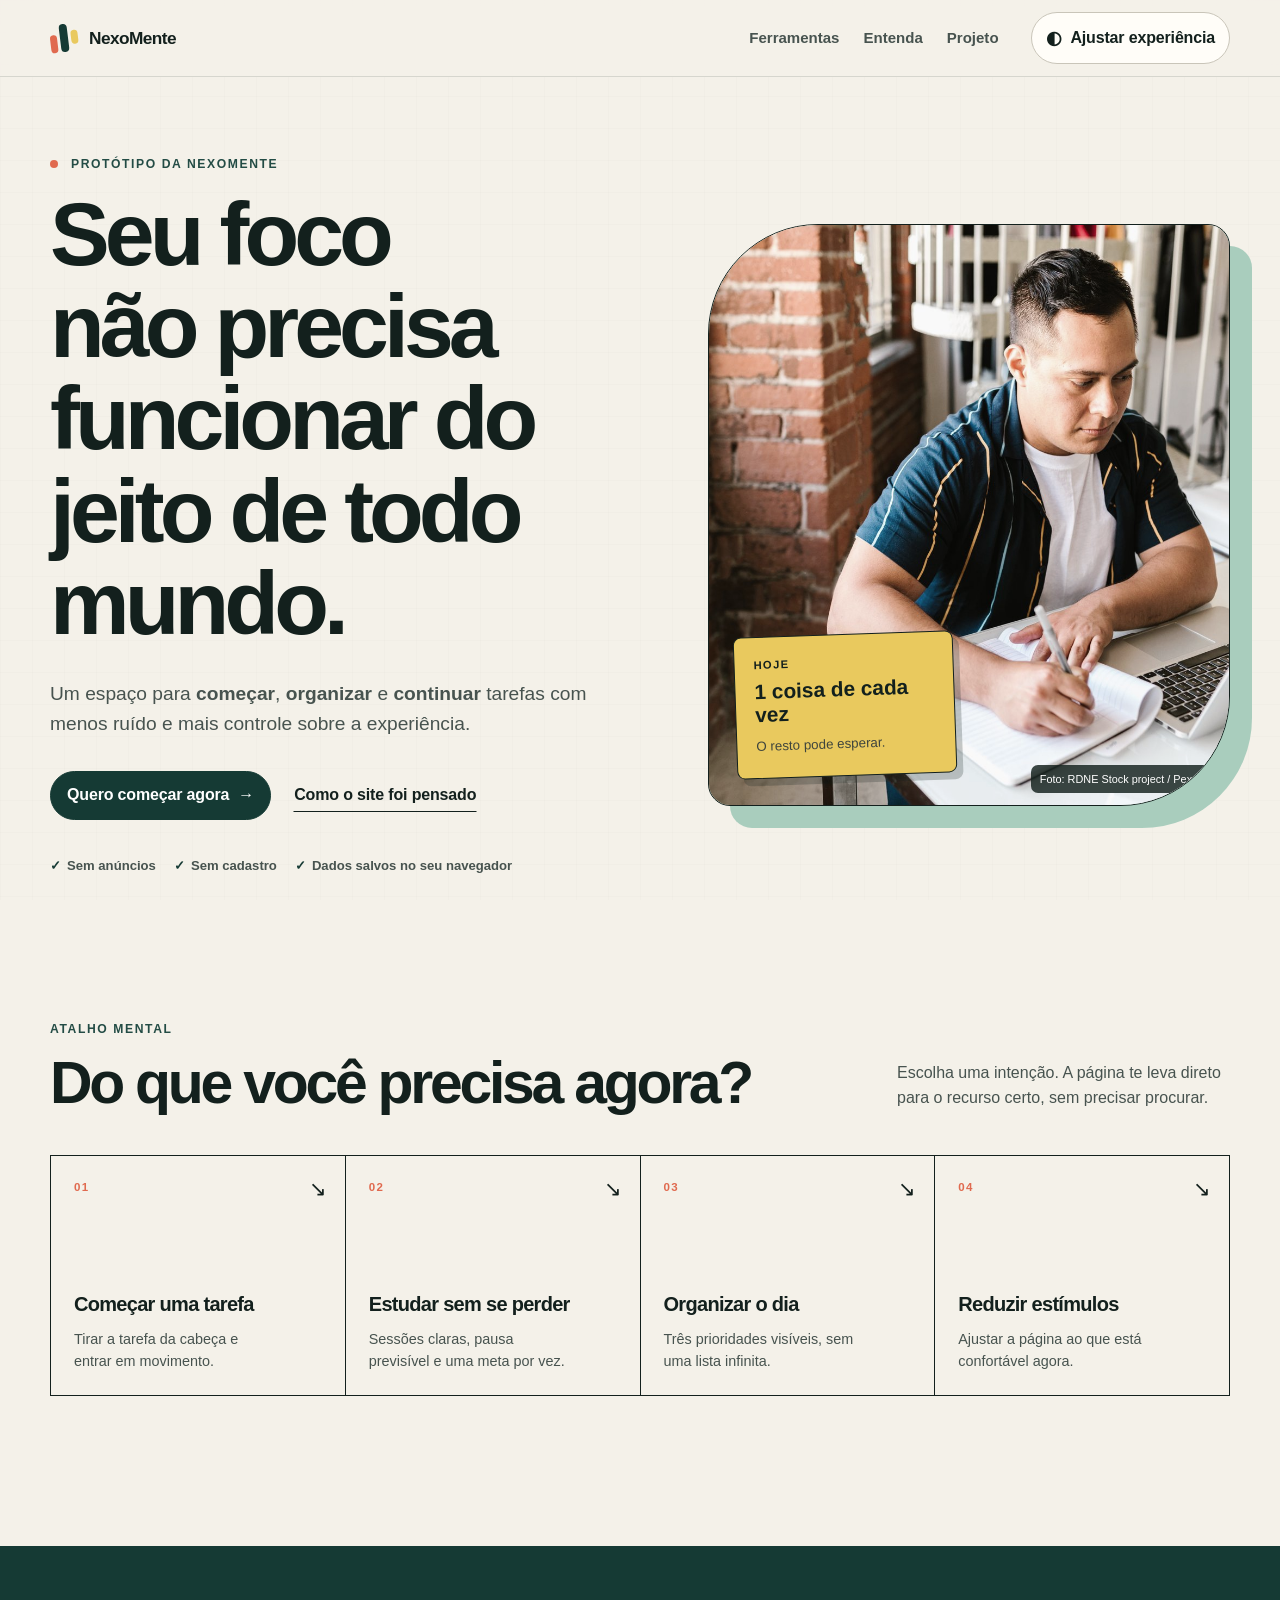
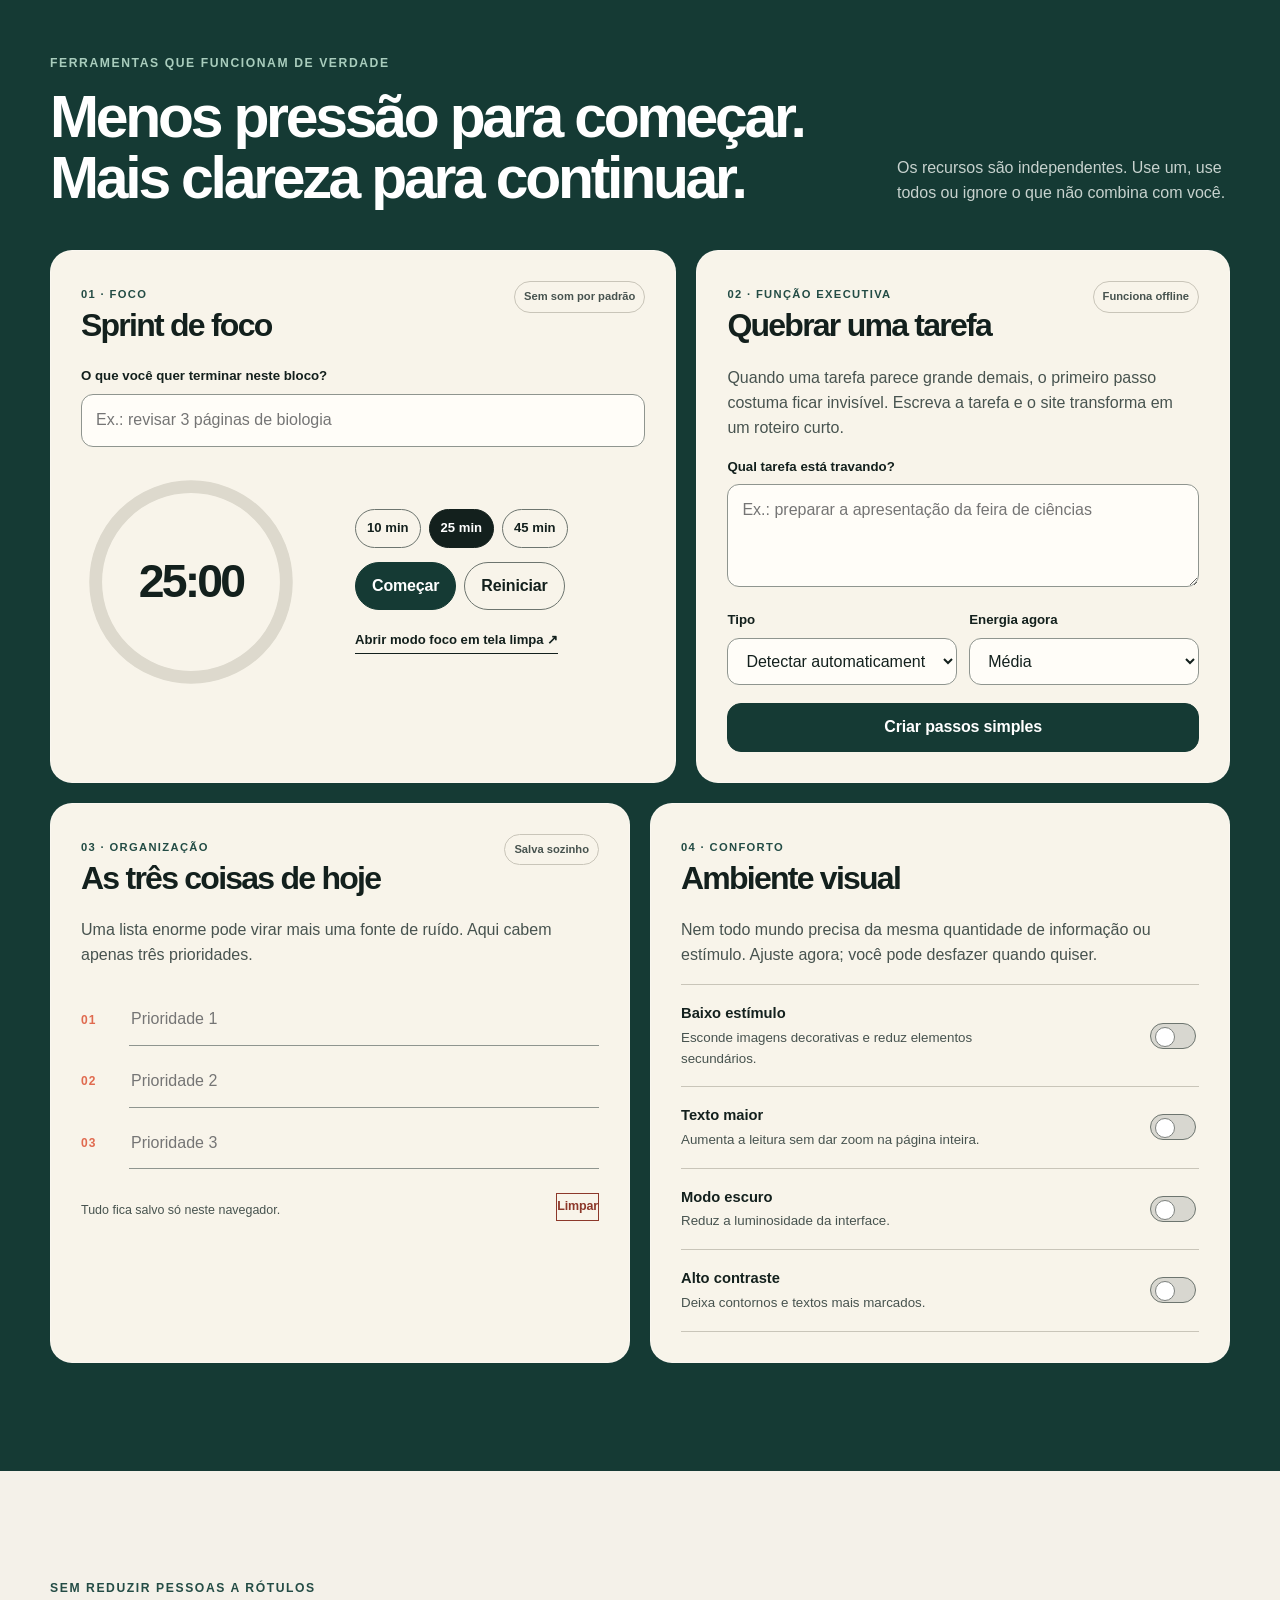
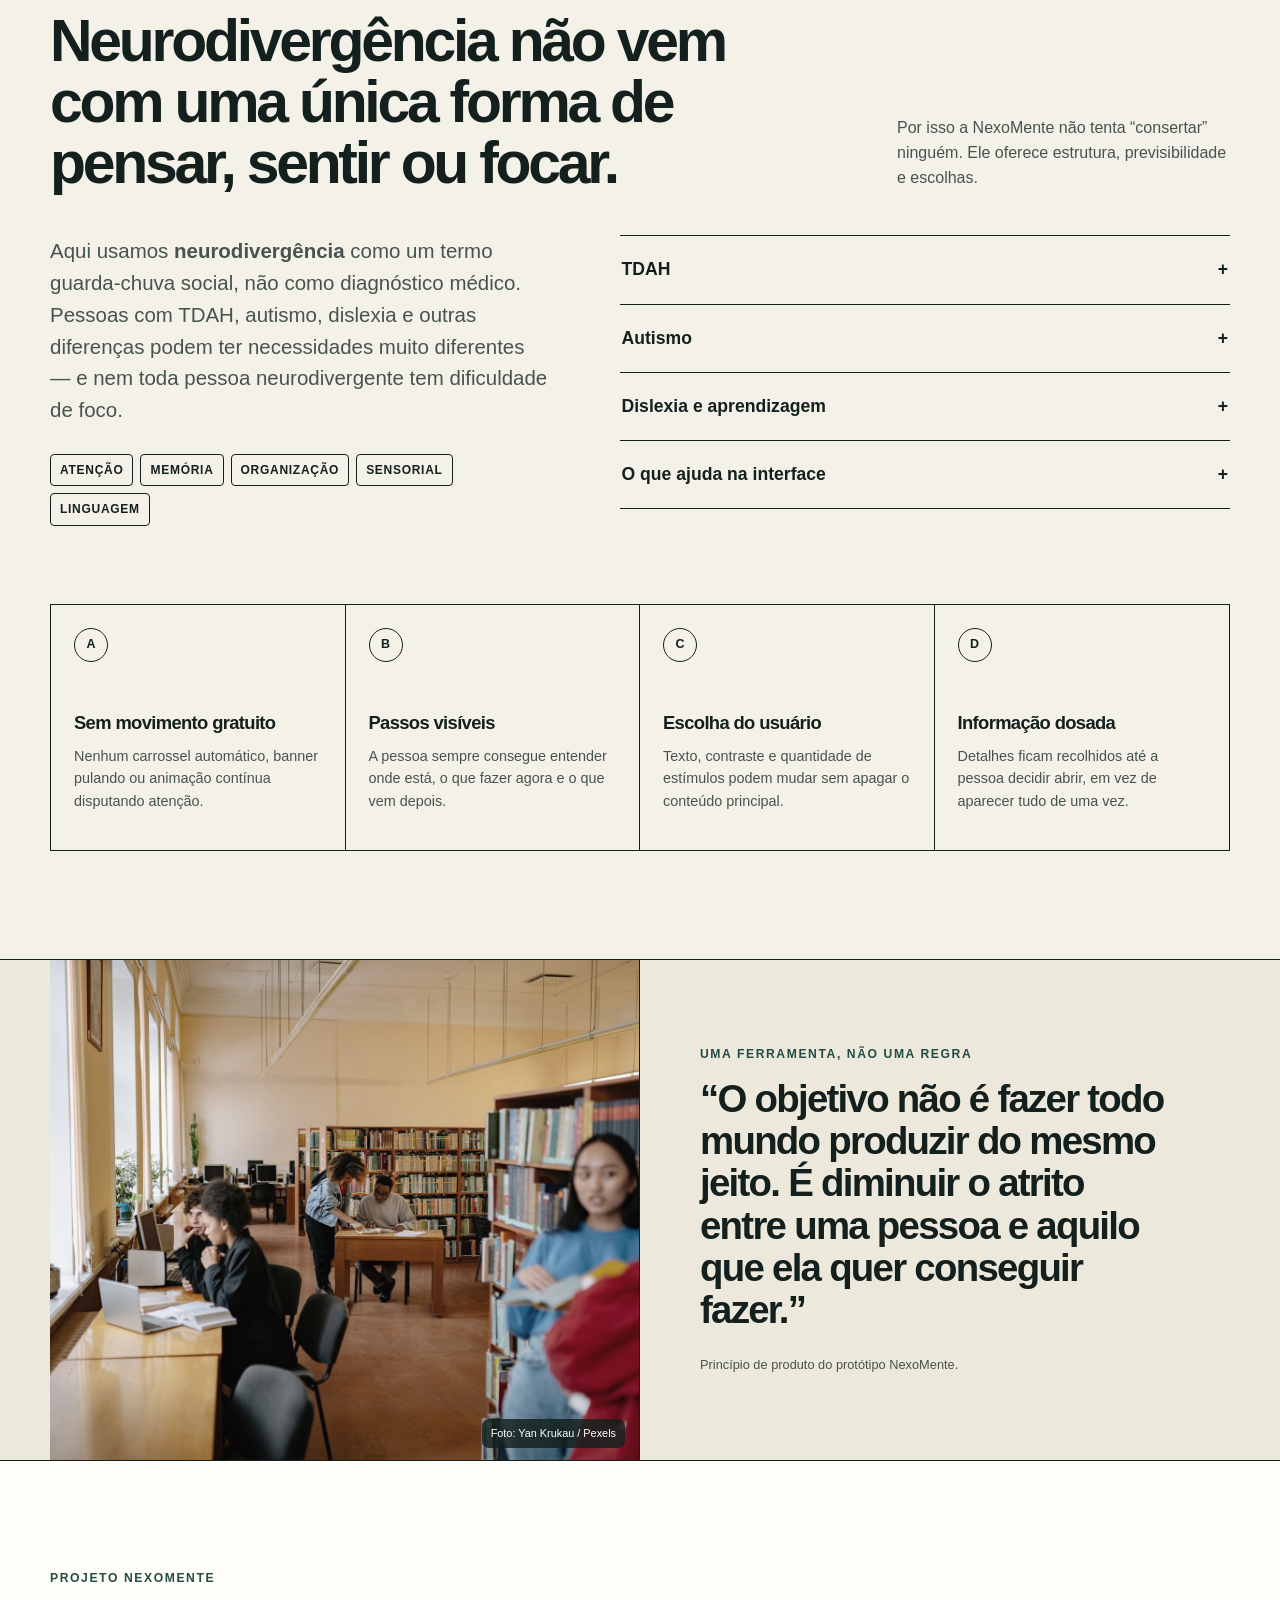
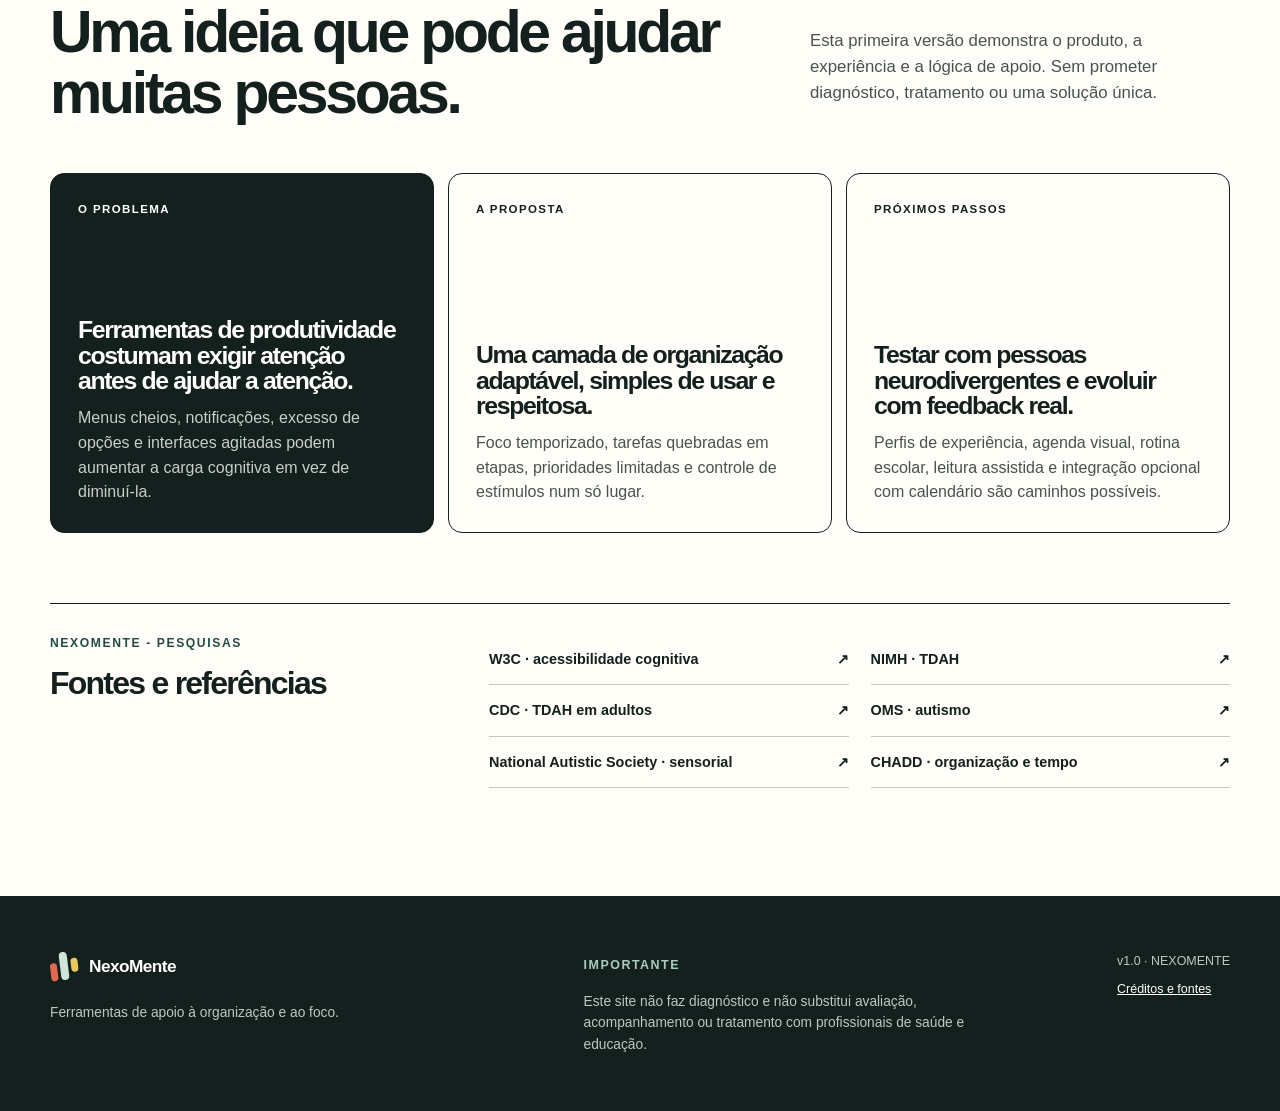
<file: index.html>
<!doctype html>
<html lang="pt-BR">
<head>
  <meta charset="utf-8" />
  <meta name="viewport" content="width=device-width, initial-scale=1" />
  <meta name="theme-color" content="#153A34" />
  <meta name="description" content="NexoMente: ferramentas de foco, organização e estudo com uma experiência ajustável para diferentes formas de atenção e processamento." />
  <meta name="color-scheme" content="light dark" />
  <title>NexoMente - foco do seu jeito</title>
  <link rel="icon" href="assets/logo-mark.svg" type="image/svg+xml" />
  <link rel="manifest" href="manifest.webmanifest" />
  <link rel="stylesheet" href="css/styles.css?v=3" />
</head>
<body>
  <a class="skip-link" href="#conteudo">Pular para o conteúdo</a>

  <header class="site-header" id="topo">
    <div class="shell header-inner">
      <a class="brand" href="#topo" aria-label="NexoMente, início">
        <span class="brand-mark" aria-hidden="true"><span></span><span></span><span></span></span>
        <span class="brand-name">NexoMente</span>
      </a>

      <nav class="main-nav" aria-label="Navegação principal">
        <a href="#ferramentas">Ferramentas</a>
        <a href="#entenda">Entenda</a>
        <a href="#projeto">Projeto</a>
      </nav>

      <button class="button button-quiet" type="button" id="openExperience" aria-haspopup="dialog">
        <span class="button-icon" aria-hidden="true">◐</span>
        Ajustar experiência
      </button>
    </div>
  </header>

  <main id="conteudo">
    <section class="hero shell section" aria-labelledby="hero-title">
      <div class="hero-copy">
        <p class="eyebrow"><span class="status-dot" aria-hidden="true"></span> Protótipo da NexoMente</p>
        <h1 id="hero-title">Seu foco não precisa funcionar do jeito de todo mundo.</h1>
        <p class="hero-lead">Um espaço para <strong>começar</strong>, <strong>organizar</strong> e <strong>continuar</strong> tarefas com menos ruído e mais controle sobre a experiência.</p>
        <div class="hero-actions">
          <a class="button button-primary" href="#ferramentas">Quero começar agora <span aria-hidden="true">→</span></a>
          <a class="button button-link" href="#entenda">Como o site foi pensado</a>
        </div>
        <div class="trust-row" aria-label="Características do protótipo">
          <span>Sem anúncios</span>
          <span>Sem cadastro</span>
          <span>Dados salvos no seu navegador</span>
        </div>
      </div>

      <figure class="hero-media">
        <img
          src="assets/images/hero-estudo.jpg"
          alt="Estudante sentado à mesa, usando um notebook e fazendo anotações em um caderno."
          width="1200" height="900" fetchpriority="high" />
        <figcaption>Foto: RDNE Stock project / Pexels</figcaption>
        <div class="hero-note" aria-hidden="true">
          <span class="note-kicker">Hoje</span>
          <strong>1 coisa de cada vez</strong>
          <small>O resto pode esperar.</small>
        </div>
      </figure>
    </section>

    <section class="quick-start shell section section-compact" aria-labelledby="precisa-title">
      <div class="section-heading split-heading">
        <div>
          <p class="eyebrow">Atalho mental</p>
          <h2 id="precisa-title">Do que você precisa agora?</h2>
        </div>
        <p>Escolha uma intenção. A página te leva direto para o recurso certo, sem precisar procurar.</p>
      </div>

      <div class="need-grid" role="list">
        <button class="need-card" type="button" data-target="#timer" data-message="Vamos começar pequeno: escolha uma tarefa e um bloco de tempo.">
          <span class="need-number" aria-hidden="true">01</span>
          <span class="need-title">Começar uma tarefa</span>
          <span class="need-text">Tirar a tarefa da cabeça e entrar em movimento.</span>
          <span class="need-arrow" aria-hidden="true">↘</span>
        </button>
        <button class="need-card" type="button" data-target="#timer" data-message="Para estudar, vale usar um bloco curto e definir exatamente o que precisa ser aprendido.">
          <span class="need-number" aria-hidden="true">02</span>
          <span class="need-title">Estudar sem se perder</span>
          <span class="need-text">Sessões claras, pausa previsível e uma meta por vez.</span>
          <span class="need-arrow" aria-hidden="true">↘</span>
        </button>
        <button class="need-card" type="button" data-target="#planejador" data-message="Escolha só três prioridades. Menos opções deixam a decisão mais leve.">
          <span class="need-number" aria-hidden="true">03</span>
          <span class="need-title">Organizar o dia</span>
          <span class="need-text">Três prioridades visíveis, sem uma lista infinita.</span>
          <span class="need-arrow" aria-hidden="true">↘</span>
        </button>
        <button class="need-card" type="button" data-target="#ambiente" data-message="Você pode reduzir imagens, movimento e contraste visual em poucos cliques.">
          <span class="need-number" aria-hidden="true">04</span>
          <span class="need-title">Reduzir estímulos</span>
          <span class="need-text">Ajustar a página ao que está confortável agora.</span>
          <span class="need-arrow" aria-hidden="true">↘</span>
        </button>
      </div>
      <p class="context-message" id="contextMessage" role="status" aria-live="polite"></p>
    </section>

    <section class="tools-section section" id="ferramentas" aria-labelledby="ferramentas-title">
      <div class="shell">
        <div class="section-heading split-heading">
          <div>
            <p class="eyebrow">Ferramentas que funcionam de verdade</p>
            <h2 id="ferramentas-title">Menos pressão para começar. Mais clareza para continuar.</h2>
          </div>
          <p>Os recursos são independentes. Use um, use todos ou ignore o que não combina com você.</p>
        </div>

        <div class="tool-layout">
          <article class="tool-card timer-card" id="timer" aria-labelledby="timer-title">
            <div class="tool-card-head">
              <div>
                <span class="tool-label">01 · foco</span>
                <h3 id="timer-title">Sprint de foco</h3>
              </div>
              <span class="pill">Sem som por padrão</span>
            </div>

            <label class="field-label" for="focusTask">O que você quer terminar neste bloco?</label>
            <input class="text-input" id="focusTask" type="text" maxlength="120" placeholder="Ex.: revisar 3 páginas de biologia" autocomplete="off" />

            <div class="timer-zone">
              <div class="timer-ring" aria-hidden="true">
                <svg viewBox="0 0 120 120" role="presentation">
                  <circle class="ring-track" cx="60" cy="60" r="52"></circle>
                  <circle class="ring-progress" id="ringProgress" cx="60" cy="60" r="52"></circle>
                </svg>
                <div class="timer-display" id="timerDisplay" aria-live="polite">25:00</div>
              </div>

              <div class="timer-controls">
                <div class="preset-row" aria-label="Duração do bloco">
                  <button type="button" class="preset" data-minutes="10">10 min</button>
                  <button type="button" class="preset active" data-minutes="25">25 min</button>
                  <button type="button" class="preset" data-minutes="45">45 min</button>
                </div>
                <div class="button-row">
                  <button class="button button-primary" type="button" id="timerToggle">Começar</button>
                  <button class="button button-secondary" type="button" id="timerReset">Reiniciar</button>
                </div>
                <button class="focus-room-link" type="button" id="openFocusRoom">Abrir modo foco em tela limpa <span aria-hidden="true">↗</span></button>
              </div>
            </div>
          </article>

          <article class="tool-card task-card" id="quebrar" aria-labelledby="task-title">
            <div class="tool-card-head">
              <div>
                <span class="tool-label">02 · função executiva</span>
                <h3 id="task-title">Quebrar uma tarefa</h3>
              </div>
              <span class="pill">Funciona offline</span>
            </div>
            <p class="tool-intro">Quando uma tarefa parece grande demais, o primeiro passo costuma ficar invisível. Escreva a tarefa e o site transforma em um roteiro curto.</p>

            <label class="field-label" for="bigTask">Qual tarefa está travando?</label>
            <textarea class="text-input task-input" id="bigTask" rows="3" maxlength="180" placeholder="Ex.: preparar a apresentação da feira de ciências"></textarea>

            <div class="inline-fields">
              <div>
                <label class="field-label" for="taskType">Tipo</label>
                <select class="text-input" id="taskType">
                  <option value="auto">Detectar automaticamente</option>
                  <option value="study">Estudo / prova</option>
                  <option value="presentation">Apresentação / trabalho</option>
                  <option value="writing">Texto / relatório</option>
                  <option value="home">Tarefa prática</option>
                </select>
              </div>
              <div>
                <label class="field-label" for="energyLevel">Energia agora</label>
                <select class="text-input" id="energyLevel">
                  <option value="low">Baixa</option>
                  <option value="mid" selected>Média</option>
                  <option value="high">Alta</option>
                </select>
              </div>
            </div>

            <button class="button button-primary full-button" type="button" id="breakTask">Criar passos simples</button>
            <div class="step-result" id="stepResult" aria-live="polite"></div>
          </article>
        </div>

        <div class="tool-layout tool-layout-lower">
          <article class="tool-card planner-card" id="planejador" aria-labelledby="planner-title">
            <div class="tool-card-head">
              <div>
                <span class="tool-label">03 · organização</span>
                <h3 id="planner-title">As três coisas de hoje</h3>
              </div>
              <span class="pill">Salva sozinho</span>
            </div>
            <p class="tool-intro">Uma lista enorme pode virar mais uma fonte de ruído. Aqui cabem apenas três prioridades.</p>
            <ol class="priority-list">
              <li><input class="priority-input" id="priority1" maxlength="100" placeholder="Prioridade 1" aria-label="Prioridade 1" /></li>
              <li><input class="priority-input" id="priority2" maxlength="100" placeholder="Prioridade 2" aria-label="Prioridade 2" /></li>
              <li><input class="priority-input" id="priority3" maxlength="100" placeholder="Prioridade 3" aria-label="Prioridade 3" /></li>
            </ol>
            <div class="planner-footer">
              <span id="savedState" aria-live="polite">Tudo fica salvo só neste navegador.</span>
              <button type="button" class="button button-link danger-link" id="clearPriorities">Limpar</button>
            </div>
          </article>

          <article class="tool-card environment-card" id="ambiente" aria-labelledby="environment-title">
            <div class="tool-card-head">
              <div>
                <span class="tool-label">04 · conforto</span>
                <h3 id="environment-title">Ambiente visual</h3>
              </div>
            </div>
            <p class="tool-intro">Nem todo mundo precisa da mesma quantidade de informação ou estímulo. Ajuste agora; você pode desfazer quando quiser.</p>

            <div class="toggle-list">
              <label class="toggle-row">
                <span>
                  <strong>Baixo estímulo</strong>
                  <small>Esconde imagens decorativas e reduz elementos secundários.</small>
                </span>
                <input type="checkbox" id="lowStimulusToggle" />
              </label>
              <label class="toggle-row">
                <span>
                  <strong>Texto maior</strong>
                  <small>Aumenta a leitura sem dar zoom na página inteira.</small>
                </span>
                <input type="checkbox" id="largeTextToggle" />
              </label>

              <label class="toggle-row">
  <span>
    <strong>Modo escuro</strong>
    <small>Reduz a luminosidade da interface.</small>
  </span>
  <input type="checkbox" id="darkModeToggle" />
</label>
              
              <label class="toggle-row">
                <span>
                  <strong>Alto contraste</strong>
                  <small>Deixa contornos e textos mais marcados.</small>
                </span>
                <input type="checkbox" id="contrastToggle" />
              </label>
            </div>
          </article>
        </div>
      </div>
    </section>

    <section class="knowledge section" id="entenda" aria-labelledby="entenda-title">
      <div class="shell">
        <div class="section-heading split-heading">
          <div>
            <p class="eyebrow">Sem reduzir pessoas a rótulos</p>
            <h2 id="entenda-title">Neurodivergência não vem com uma única forma de pensar, sentir ou focar.</h2>
          </div>
          <p>Por isso a NexoMente não tenta “consertar” ninguém. Ele oferece estrutura, previsibilidade e escolhas.</p>
        </div>

        <div class="knowledge-grid">
          <article class="knowledge-intro">
            <p class="big-copy">Aqui usamos <strong>neurodivergência</strong> como um termo guarda-chuva social, não como diagnóstico médico. Pessoas com TDAH, autismo, dislexia e outras diferenças podem ter necessidades muito diferentes — e nem toda pessoa neurodivergente tem dificuldade de foco.</p>
            <div class="evidence-strip">
              <span>atenção</span>
              <span>memória</span>
              <span>organização</span>
              <span>sensorial</span>
              <span>linguagem</span>
            </div>
          </article>

          <div class="accordion-list">
            <details>
              <summary><span>TDAH</span><span aria-hidden="true">+</span></summary>
              <div class="details-body">Pode envolver dificuldade persistente para manter atenção, permanecer em uma tarefa, se organizar e controlar impulsos. O impacto varia bastante de pessoa para pessoa.</div>
            </details>
            <details>
              <summary><span>Autismo</span><span aria-hidden="true">+</span></summary>
              <div class="details-body">Pessoas autistas podem apresentar diferenças de comunicação, preferência por previsibilidade e rotina e respostas sensoriais mais ou menos intensas. Cada perfil é único.</div>
            </details>
            <details>
              <summary><span>Dislexia e aprendizagem</span><span aria-hidden="true">+</span></summary>
              <div class="details-body">Diferenças cognitivas e de aprendizagem podem afetar leitura, escrita, linguagem, memória ou velocidade de processamento sem dizer nada, por si só, sobre inteligência.</div>
            </details>
            <details>
              <summary><span>O que ajuda na interface</span><span aria-hidden="true">+</span></summary>
              <div class="details-body">Menos interrupções, conteúdo em blocos curtos, etapas claras, espaço visual, linguagem direta e personalização reduzem barreiras cognitivas para muitas pessoas.</div>
            </details>
          </div>
        </div>

        <div class="principles-grid" aria-label="Princípios de design do NexoMente">
          <article>
            <span class="principle-index">A</span>
            <h3>Sem movimento gratuito</h3>
            <p>Nenhum carrossel automático, banner pulando ou animação contínua disputando atenção.</p>
          </article>
          <article>
            <span class="principle-index">B</span>
            <h3>Passos visíveis</h3>
            <p>A pessoa sempre consegue entender onde está, o que fazer agora e o que vem depois.</p>
          </article>
          <article>
            <span class="principle-index">C</span>
            <h3>Escolha do usuário</h3>
            <p>Texto, contraste e quantidade de estímulos podem mudar sem apagar o conteúdo principal.</p>
          </article>
          <article>
            <span class="principle-index">D</span>
            <h3>Informação dosada</h3>
            <p>Detalhes ficam recolhidos até a pessoa decidir abrir, em vez de aparecer tudo de uma vez.</p>
          </article>
        </div>
      </div>
    </section>

    <section class="photo-band section" aria-label="Pessoas estudando em grupo">
      <div class="shell photo-band-inner">
        <figure>
          <img class="support-image" src="assets/images/estudo-biblioteca.jpg" alt="Grupo de estudantes em uma biblioteca, estudando juntos em uma mesa." width="1200" height="800" loading="lazy" />
          <figcaption>Foto: Yan Krukau / Pexels</figcaption>
        </figure>
        <div class="photo-copy">
          <p class="eyebrow">Uma ferramenta, não uma regra</p>
          <blockquote>“O objetivo não é fazer todo mundo produzir do mesmo jeito. É diminuir o atrito entre uma pessoa e aquilo que ela quer conseguir fazer.”</blockquote>
          <p class="caption">Princípio de produto do protótipo NexoMente.</p>
        </div>
      </div>
    </section>

    <section class="project section" id="projeto" aria-labelledby="projeto-title">
      <div class="shell">
        <div class="project-head">
          <div>
            <p class="eyebrow">Projeto NexoMente</p>
            <h2 id="projeto-title">Uma ideia que pode ajudar muitas pessoas.</h2>
          </div>
          <p class="project-summary">Esta primeira versão demonstra o produto, a experiência e a lógica de apoio. Sem prometer diagnóstico, tratamento ou uma solução única.</p>
        </div>

        <div class="project-grid">
          <article class="project-panel dark-panel">
            <span class="panel-label">O problema</span>
            <h3>Ferramentas de produtividade costumam exigir atenção antes de ajudar a atenção.</h3>
            <p>Menus cheios, notificações, excesso de opções e interfaces agitadas podem aumentar a carga cognitiva em vez de diminuí-la.</p>
          </article>
          <article class="project-panel">
            <span class="panel-label">A proposta</span>
            <h3>Uma camada de organização adaptável, simples de usar e respeitosa.</h3>
            <p>Foco temporizado, tarefas quebradas em etapas, prioridades limitadas e controle de estímulos num só lugar.</p>
          </article>
          <article class="project-panel">
            <span class="panel-label">Próximos passos</span>
            <h3>Testar com pessoas neurodivergentes e evoluir com feedback real.</h3>
            <p>Perfis de experiência, agenda visual, rotina escolar, leitura assistida e integração opcional com calendário são caminhos possíveis.</p>
          </article>
        </div>

        <div class="sources-block" aria-labelledby="fontes-title">
          <div>
            <p class="eyebrow">NEXOMENTE - PESQUISAS</p>
            <h3 id="fontes-title">Fontes e referências</h3>
          </div>
          <div class="source-links">
            <a href="https://www.w3.org/TR/coga-usable/" target="_blank" rel="noreferrer">W3C · acessibilidade cognitiva <span aria-hidden="true">↗</span></a>
            <a href="https://www.nimh.nih.gov/health/topics/attention-deficit-hyperactivity-disorder-adhd" target="_blank" rel="noreferrer">NIMH · TDAH <span aria-hidden="true">↗</span></a>
            <a href="https://www.cdc.gov/adhd/about/adhd-in-adults.html" target="_blank" rel="noreferrer">CDC · TDAH em adultos <span aria-hidden="true">↗</span></a>
            <a href="https://www.who.int/news-room/fact-sheets/detail/autism-spectrum-disorders" target="_blank" rel="noreferrer">OMS · autismo <span aria-hidden="true">↗</span></a>
            <a href="https://www.autism.org.uk/advice-and-guidance/about-autism/sensory-processing" target="_blank" rel="noreferrer">National Autistic Society · sensorial <span aria-hidden="true">↗</span></a>
            <a href="https://chadd.org/for-adults/time-management-and-adhd-to-do-lists/" target="_blank" rel="noreferrer">CHADD · organização e tempo <span aria-hidden="true">↗</span></a>
          </div>
        </div>
      </div>
    </section>
  </main>

  <footer class="site-footer">
    <div class="shell footer-grid">
      <div>
        <a class="brand footer-brand" href="#topo">
          <span class="brand-mark" aria-hidden="true"><span></span><span></span><span></span></span>
          <span class="brand-name">NexoMente</span>
        </a>
        <p>Ferramentas de apoio à organização e ao foco.</p>
      </div>
      <div class="footer-note">
        <strong>Importante</strong>
        <p>Este site não faz diagnóstico e não substitui avaliação, acompanhamento ou tratamento com profissionais de saúde e educação.</p>
      </div>
      <div class="footer-meta">
        <span>v1.0 · NEXOMENTE</span>
        <a href="SOURCES.md">Créditos e fontes</a>
      </div>
    </div>
  </footer>

  <dialog class="experience-dialog" id="experienceDialog" aria-labelledby="experienceTitle">
    <form method="dialog" class="dialog-shell">
      <div class="dialog-head">
        <div>
          <p class="eyebrow">Sua interface</p>
          <h2 id="experienceTitle">Ajustar experiência</h2>
        </div>
        <button class="icon-button" value="close" aria-label="Fechar ajustes">×</button>
      </div>
      <p class="dialog-intro">Esses ajustes ficam salvos neste navegador e podem ser alterados a qualquer momento.</p>

      <div class="setting-group">
        <label class="toggle-row">
          <span><strong>Modo de baixo estímulo</strong><small>Reduz imagens e elementos não essenciais.</small></span>
          <input type="checkbox" id="dialogLowStimulus" />
        </label>
        <label class="toggle-row">
          <span><strong>Texto maior</strong><small>Aumenta tamanho e espaçamento de leitura.</small></span>
          <input type="checkbox" id="dialogLargeText" />
        </label>
        <label class="toggle-row">
         <span><strong>Modo escuro</strong><small>Reduz a luminosidade da interface e usa cores mais confortáveis em ambientes escuros.</small></span>
         <input type="checkbox" id="dialogDarkMode" />
       </label>
        <label class="toggle-row">
          <span><strong>Alto contraste</strong><small>Reforça bordas e contraste de texto.</small></span>
          <input type="checkbox" id="dialogContrast" />
        </label>
      </div>

      <button class="button button-secondary full-button" type="button" id="resetExperience">Voltar ao padrão</button>
    </form>
  </dialog>

  <dialog class="focus-dialog" id="focusRoom" aria-labelledby="focusRoomTitle">
    <div class="focus-shell">
      <button class="icon-button focus-close" type="button" id="closeFocusRoom" aria-label="Fechar modo foco">×</button>
      <p class="eyebrow">Modo foco</p>
      <h2 id="focusRoomTitle">O foco é necessário.</h2>
      <p class="focus-task-display" id="focusRoomTask">Escolha uma tarefa na tela anterior.</p>
      <div class="focus-time" id="focusRoomTime" aria-live="polite">25:00</div>
      <div class="focus-actions">
        <button class="button button-primary" type="button" id="focusRoomToggle">Começar</button>
        <button class="button button-secondary" type="button" id="focusRoomReset">Reiniciar</button>
      </div>
      <p class="focus-tip">Se sua atenção sair da tarefa, volte para a próxima ação pequena. Não precisa “recuperar” o tempo perdido.</p>
    </div>
  </dialog>

  <script src="js/app.js?v=3" defer></script>
</body>
</html>
</file>
<file: css/styles.css>
:root {
  --ink: #13201d;
  --ink-soft: #47534f;
  --paper: #f4f1e9;
  --paper-2: #ece8dc;
  --surface: #fffdf8;
  --forest: #153a34;
  --forest-2: #234c45;
  --mint: #cfe5d8;
  --mint-2: #a9cdbd;
  --coral: #e06a4f;
  --yellow: #e9c95e;
  --line: #c9c5b9;
  --line-dark: #6d756f;
  --shadow: 0 18px 45px rgba(19, 32, 29, .10);
  --radius: 22px;
  --radius-sm: 14px;
  --text-scale: 1;
  --section-space: 108px;
  --shell: min(1180px, calc(100% - 40px));
}

* { box-sizing: border-box; }
html { scroll-behavior: smooth; }
body {
  margin: 0;
  color: var(--ink);
  background: var(--paper);
  font-family: ui-sans-serif, -apple-system, BlinkMacSystemFont, "Segoe UI", sans-serif;
  font-size: calc(16px * var(--text-scale));
  line-height: 1.55;
  text-rendering: optimizeLegibility;
}
body::before {
  content: "";
  position: fixed;
  inset: 0;
  pointer-events: none;
  z-index: -1;
  opacity: .22;
  background-size: 32px 32px;
  background-image:
    linear-gradient(to right, rgba(19,32,29,.055) 1px, transparent 1px),
    linear-gradient(to bottom, rgba(19,32,29,.055) 1px, transparent 1px);
}
img { max-width: 100%; display: block; }
a { color: inherit; }
button, input, textarea, select { font: inherit; }
button, a { -webkit-tap-highlight-color: transparent; }
button { color: inherit; }

.skip-link {
  position: fixed;
  left: 16px;
  top: 10px;
  z-index: 100;
  padding: 10px 14px;
  background: var(--ink);
  color: white;
  border-radius: 10px;
  transform: translateY(-160%);
}
.skip-link:focus { transform: translateY(0); }

.shell { width: var(--shell); margin-inline: auto; }
.section { padding-block: var(--section-space); }
.section-compact { padding-top: 36px; }

.site-header {
  position: sticky;
  top: 0;
  z-index: 40;
  border-bottom: 1px solid rgba(19,32,29,.13);
  background: rgba(244,241,233,.94);
  backdrop-filter: blur(14px);
}
.header-inner {
  height: 76px;
  display: flex;
  align-items: center;
  gap: 32px;
}
.brand {
  display: inline-flex;
  align-items: center;
  gap: 11px;
  text-decoration: none;
  font-weight: 800;
  letter-spacing: -.035em;
}
.brand-name { font-size: 1.08rem; }
.brand-mark {
  width: 28px;
  height: 28px;
  display: grid;
  grid-template-columns: repeat(3, 1fr);
  gap: 3px;
  transform: rotate(-7deg);
}
.brand-mark span { display: block; border-radius: 99px; }
.brand-mark span:nth-child(1) { height: 65%; align-self: end; background: var(--coral); }
.brand-mark span:nth-child(2) { height: 100%; background: var(--forest); }
.brand-mark span:nth-child(3) { height: 48%; align-self: center; background: var(--yellow); }
.main-nav { display: flex; gap: 24px; margin-left: auto; }
.main-nav a {
  text-decoration: none;
  color: var(--ink-soft);
  font-size: .94rem;
  font-weight: 650;
}
.main-nav a:hover, .main-nav a:focus-visible { color: var(--ink); }

.button {
  min-height: 44px;
  display: inline-flex;
  align-items: center;
  justify-content: center;
  gap: 9px;
  padding: 11px 16px;
  border: 1px solid transparent;
  border-radius: 999px;
  text-decoration: none;
  font-weight: 760;
  letter-spacing: -.01em;
  cursor: pointer;
}
.button-primary { background: var(--forest); color: #fff; border-color: var(--forest); }
.button-primary:hover { background: var(--forest-2); }
.button-secondary { background: transparent; color: var(--ink); border-color: var(--line-dark); }
.button-secondary:hover { background: rgba(19,32,29,.05); }
.button-quiet { background: var(--surface); border-color: var(--line); padding-inline: 14px; }
.button-link { background: transparent; padding-inline: 0; border-radius: 0; border-bottom: 1px solid var(--ink); min-height: auto; padding-block: 3px; }
.button-link:hover { color: var(--forest-2); border-color: var(--forest-2); }
.full-button { width: 100%; border-radius: var(--radius-sm); }
.button-icon { font-size: 1.15em; }
.danger-link { color: #8c382a; border-color: #8c382a; }

.eyebrow {
  margin: 0 0 14px;
  text-transform: uppercase;
  font-size: .76rem;
  font-weight: 850;
  letter-spacing: .13em;
  color: var(--forest-2);
}
.status-dot {
  width: 8px;
  height: 8px;
  display: inline-block;
  border-radius: 50%;
  background: var(--coral);
  margin-right: 8px;
}
h1, h2, h3, p { margin-top: 0; }
h1, h2, h3 { line-height: 1.03; letter-spacing: -.055em; }
h1 { font-size: clamp(3.2rem, 7vw, 6.7rem); max-width: 10ch; margin-bottom: 30px; }
h2 { font-size: clamp(2.25rem, 4.6vw, 4.4rem); margin-bottom: 0; }
h3 { font-size: 1.65rem; margin-bottom: 12px; }

.hero {
  min-height: 740px;
  display: grid;
  grid-template-columns: 1.06fr .94fr;
  gap: 70px;
  align-items: center;
  padding-top: 78px;
}
.hero-copy { position: relative; z-index: 2; }
.hero-lead { font-size: clamp(1.15rem, 1.5vw, 1.38rem); max-width: 590px; color: var(--ink-soft); }
.hero-actions { display: flex; align-items: center; gap: 22px; margin-top: 32px; flex-wrap: wrap; }
.trust-row {
  display: flex;
  flex-wrap: wrap;
  gap: 7px 18px;
  margin-top: 36px;
  color: var(--ink-soft);
  font-size: .82rem;
  font-weight: 700;
}
.trust-row span::before { content: "✓"; margin-right: 6px; color: var(--forest); }
.hero-media {
  position: relative;
  margin: 0;
  min-height: 580px;
  border: 1px solid var(--ink);
  border-radius: 110px 22px 110px 22px;
  overflow: hidden;
  background: var(--mint);
  box-shadow: 22px 22px 0 var(--mint-2);
}
.hero-media img { width: 100%; height: 580px; object-fit: cover; filter: saturate(.82) contrast(.97); }
.hero-media figcaption,
.photo-band figcaption {
  position: absolute;
  right: 14px;
  bottom: 12px;
  background: rgba(19,32,29,.82);
  color: white;
  padding: 6px 9px;
  border-radius: 7px;
  font-size: .68rem;
}
.hero-note {
  position: absolute;
  left: 26px;
  bottom: 30px;
  width: 220px;
  padding: 19px;
  border: 1px solid var(--ink);
  background: var(--yellow);
  border-radius: 8px;
  transform: rotate(-2deg);
  box-shadow: 6px 7px 0 rgba(19,32,29,.23);
}
.note-kicker { display: block; font-size: .7rem; text-transform: uppercase; letter-spacing: .12em; font-weight: 850; }
.hero-note strong { display: block; font-size: 1.3rem; line-height: 1.1; margin: 7px 0; }
.hero-note small { color: #3f453d; }

.section-heading { margin-bottom: 42px; }
.split-heading { display: grid; grid-template-columns: 1.4fr .6fr; gap: 70px; align-items: end; }
.split-heading > p { color: var(--ink-soft); margin-bottom: 3px; max-width: 430px; }

.need-grid { display: grid; grid-template-columns: repeat(4, 1fr); border-top: 1px solid var(--ink); border-left: 1px solid var(--ink); }
.need-card {
  min-height: 240px;
  border: 0;
  border-right: 1px solid var(--ink);
  border-bottom: 1px solid var(--ink);
  background: transparent;
  padding: 23px;
  display: grid;
  grid-template-rows: auto 1fr auto auto;
  text-align: left;
  cursor: pointer;
  position: relative;
}
.need-card:hover, .need-card:focus-visible { background: var(--surface); }
.need-number { font-size: .72rem; letter-spacing: .12em; font-weight: 850; color: var(--coral); }
.need-title { align-self: end; font-size: 1.25rem; font-weight: 800; letter-spacing: -.035em; margin-top: 40px; }
.need-text { margin-top: 8px; color: var(--ink-soft); font-size: .9rem; max-width: 25ch; }
.need-arrow { position: absolute; right: 18px; top: 17px; font-size: 1.3rem; }
.context-message { margin: 18px 0 0; color: var(--forest-2); min-height: 1.5em; font-weight: 650; }

.tools-section { background: var(--forest); color: #fff; }
.tools-section .eyebrow { color: var(--mint-2); }
.tools-section .split-heading > p { color: #c7d2ce; }
.tool-layout { display: grid; grid-template-columns: 1.08fr .92fr; gap: 20px; }
.tool-layout-lower { margin-top: 20px; grid-template-columns: 1fr 1fr; }
.tool-card {
  border: 1px solid rgba(255,255,255,.25);
  background: #f8f4ea;
  color: var(--ink);
  border-radius: var(--radius);
  padding: 30px;
  min-width: 0;
}
.tool-card-head { display: flex; justify-content: space-between; gap: 20px; align-items: flex-start; margin-bottom: 24px; }
.tool-card-head h3 { font-size: 2rem; margin: 3px 0 0; }
.tool-label { font-size: .7rem; font-weight: 850; text-transform: uppercase; letter-spacing: .12em; color: var(--forest-2); }
.pill { white-space: nowrap; padding: 6px 9px; border-radius: 999px; border: 1px solid var(--line); font-size: .7rem; color: var(--ink-soft); font-weight: 750; }
.tool-intro { color: var(--ink-soft); max-width: 62ch; }
.field-label { display: block; margin: 16px 0 7px; font-size: .83rem; font-weight: 800; }
.text-input,
.priority-input {
  width: 100%;
  border: 1px solid #8f958f;
  background: var(--surface);
  color: var(--ink);
  border-radius: 12px;
  padding: 13px 14px;
  outline: none;
}
.text-input:focus,
.priority-input:focus { border-color: var(--forest); box-shadow: 0 0 0 3px rgba(21,58,52,.12); }
.task-input { resize: vertical; min-height: 92px; }
.inline-fields { display: grid; grid-template-columns: 1fr 1fr; gap: 12px; margin-bottom: 18px; }
.timer-zone { display: grid; grid-template-columns: 240px 1fr; gap: 34px; align-items: center; margin-top: 25px; }
.timer-ring { width: 220px; aspect-ratio: 1; position: relative; display: grid; place-items: center; }
.timer-ring svg { width: 100%; transform: rotate(-90deg); }
.ring-track, .ring-progress { fill: none; stroke-width: 7; }
.ring-track { stroke: #ddd9cd; }
.ring-progress { stroke: var(--coral); stroke-linecap: round; stroke-dasharray: 326.7256; stroke-dashoffset: 0; transition: stroke-dashoffset .25s linear; }
.timer-display { position: absolute; font-size: 2.9rem; font-weight: 850; letter-spacing: -.06em; font-variant-numeric: tabular-nums; }
.preset-row, .button-row { display: flex; flex-wrap: wrap; gap: 8px; }
.preset {
  border: 1px solid var(--line-dark);
  background: transparent;
  padding: 8px 11px;
  border-radius: 999px;
  cursor: pointer;
  font-size: .82rem;
  font-weight: 760;
}
.preset.active { background: var(--ink); color: #fff; border-color: var(--ink); }
.button-row { margin-top: 14px; }
.focus-room-link { margin-top: 18px; border: 0; border-bottom: 1px solid var(--ink); background: transparent; padding: 2px 0; cursor: pointer; font-size: .82rem; font-weight: 760; }
.step-result { margin-top: 18px; }
.step-result:empty { display: none; }
.step-list { list-style: none; padding: 0; margin: 0; display: grid; gap: 9px; }
.step-item { display: grid; grid-template-columns: auto 1fr; gap: 10px; align-items: start; padding: 12px; border: 1px solid var(--line); border-radius: 12px; background: var(--surface); }
.step-item input { margin-top: 4px; width: 18px; height: 18px; accent-color: var(--forest); }
.step-item label { cursor: pointer; }
.step-item input:checked + label { text-decoration: line-through; color: #7a807d; }
.step-note { margin: 12px 0 0; padding: 11px 12px; border-left: 3px solid var(--yellow); background: #f5edcf; font-size: .82rem; color: #50554e; }
.priority-list { list-style: none; padding: 0; margin: 26px 0 0; counter-reset: priority; display: grid; gap: 10px; }
.priority-list li { counter-increment: priority; display: grid; grid-template-columns: 38px 1fr; align-items: center; gap: 10px; }
.priority-list li::before { content: "0" counter(priority); font-size: .75rem; font-weight: 850; color: var(--coral); letter-spacing: .08em; }
.priority-input { border-radius: 0; border-width: 0 0 1px; background: transparent; padding-inline: 2px; }
.priority-input:focus { box-shadow: none; border-color: var(--forest); }
.planner-footer { display: flex; justify-content: space-between; gap: 20px; align-items: end; margin-top: 24px; color: var(--ink-soft); font-size: .78rem; }
.toggle-list, .setting-group { display: grid; gap: 0; border-top: 1px solid var(--line); }
.toggle-row { display: flex; justify-content: space-between; gap: 26px; align-items: center; padding: 17px 0; border-bottom: 1px solid var(--line); cursor: pointer; }
.toggle-row strong { display: block; font-size: .92rem; }
.toggle-row small { display: block; margin-top: 3px; color: var(--ink-soft); max-width: 48ch; }
.toggle-row input { appearance: none; width: 46px; height: 26px; border: 1px solid var(--line-dark); border-radius: 99px; background: #d8d7d0; position: relative; flex: 0 0 auto; cursor: pointer; }
.toggle-row input::after { content: ""; width: 18px; height: 18px; background: #fff; border: 1px solid #7d817e; border-radius: 50%; position: absolute; top: 3px; left: 4px; transition: transform .18s ease; }
.toggle-row input:checked { background: var(--forest); }
.toggle-row input:checked::after { transform: translateX(18px); border-color: #fff; }

.knowledge { background: var(--paper); }
.knowledge-grid { display: grid; grid-template-columns: .9fr 1.1fr; gap: 70px; align-items: start; }
.big-copy { font-size: 1.28rem; color: var(--ink-soft); max-width: 600px; }
.evidence-strip { display: flex; gap: 7px; flex-wrap: wrap; margin-top: 28px; }
.evidence-strip span { border: 1px solid var(--ink); padding: 6px 9px; border-radius: 4px; font-size: .75rem; font-weight: 780; text-transform: uppercase; letter-spacing: .06em; }
.accordion-list { border-top: 1px solid var(--ink); }
details { border-bottom: 1px solid var(--ink); }
summary { list-style: none; display: flex; align-items: center; justify-content: space-between; gap: 20px; padding: 20px 2px; cursor: pointer; font-size: 1.1rem; font-weight: 800; }
summary::-webkit-details-marker { display: none; }
.details-body { padding: 0 34px 22px 2px; color: var(--ink-soft); }
details[open] summary span:last-child { transform: rotate(45deg); }
.principles-grid { display: grid; grid-template-columns: repeat(4, 1fr); gap: 0; margin-top: 78px; border: 1px solid var(--ink); }
.principles-grid article { min-height: 245px; padding: 23px; border-right: 1px solid var(--ink); }
.principles-grid article:last-child { border-right: 0; }
.principle-index { display: inline-grid; place-items: center; width: 34px; height: 34px; border: 1px solid var(--ink); border-radius: 50%; margin-bottom: 52px; font-size: .78rem; font-weight: 850; }
.principles-grid h3 { font-size: 1.15rem; letter-spacing: -.035em; }
.principles-grid p { color: var(--ink-soft); font-size: .9rem; margin-bottom: 0; }

.photo-band { padding-block: 0; background: var(--paper-2); border-block: 1px solid var(--ink); }
.photo-band-inner { display: grid; grid-template-columns: 1fr 1fr; min-height: 500px; }
.photo-band figure { margin: 0; position: relative; min-height: 500px; border-right: 1px solid var(--ink); }
.photo-band img { width: 100%; height: 100%; object-fit: cover; filter: saturate(.7) contrast(.95); }
.photo-copy { display: flex; flex-direction: column; justify-content: center; padding: 60px; }
.photo-copy blockquote { margin: 0; font-size: clamp(1.6rem, 3vw, 3rem); line-height: 1.1; letter-spacing: -.045em; font-weight: 790; }
.caption { margin: 24px 0 0; font-size: .8rem; color: var(--ink-soft); }

.project { background: var(--surface); }
.project-head { display: grid; grid-template-columns: 1.25fr .75fr; gap: 60px; align-items: end; margin-bottom: 50px; }
.project-summary { color: var(--ink-soft); font-size: 1.05rem; }
.project-grid { display: grid; grid-template-columns: repeat(3, 1fr); gap: 14px; }
.project-panel { min-height: 360px; border: 1px solid var(--ink); padding: 27px; border-radius: var(--radius-sm); display: flex; flex-direction: column; }
.project-panel h3 { margin-top: auto; font-size: 1.55rem; }
.project-panel p { color: var(--ink-soft); margin-bottom: 0; }
.dark-panel { background: var(--ink); color: white; }
.dark-panel p { color: #c7cecb; }
.panel-label { font-size: .72rem; text-transform: uppercase; letter-spacing: .12em; font-weight: 850; }
.sources-block { margin-top: 70px; padding-top: 30px; border-top: 1px solid var(--ink); display: grid; grid-template-columns: .7fr 1.3fr; gap: 40px; }
.sources-block h3 { font-size: 2rem; }
.source-links { display: grid; grid-template-columns: 1fr 1fr; gap: 0 22px; }
.source-links a { display: flex; justify-content: space-between; gap: 20px; padding: 14px 0; border-bottom: 1px solid var(--line); text-decoration: none; font-size: .9rem; font-weight: 720; }
.source-links a:hover { color: var(--forest-2); }

.site-footer { background: var(--ink); color: white; padding: 56px 0; }
.footer-grid { display: grid; grid-template-columns: 1fr 1fr auto; gap: 55px; align-items: start; }
.footer-brand .brand-mark span:nth-child(2) { background: var(--mint); }
.footer-grid p { color: #bdc7c3; max-width: 430px; margin: 14px 0 0; font-size: .86rem; }
.footer-note strong { font-size: .78rem; text-transform: uppercase; letter-spacing: .12em; color: var(--mint-2); }
.footer-meta { display: grid; gap: 9px; font-size: .78rem; color: #bdc7c3; }
.footer-meta a { color: white; }

.experience-dialog,
.focus-dialog { border: 0; padding: 0; background: transparent; color: var(--ink); }
.experience-dialog::backdrop, .focus-dialog::backdrop { background: rgba(7,16,13,.68); backdrop-filter: blur(5px); }
.dialog-shell { width: min(560px, calc(100vw - 28px)); background: var(--surface); border: 1px solid var(--ink); border-radius: var(--radius); padding: 28px; box-shadow: var(--shadow); }
.dialog-head { display: flex; align-items: start; justify-content: space-between; gap: 25px; }
.dialog-head h2 { font-size: 2rem; }
.dialog-intro { color: var(--ink-soft); }
.icon-button { width: 42px; height: 42px; border: 1px solid var(--line-dark); background: transparent; border-radius: 50%; display: grid; place-items: center; cursor: pointer; font-size: 1.5rem; line-height: 1; }
#resetExperience { margin-top: 20px; }
.focus-dialog { max-width: none; max-height: none; width: 100vw; height: 100vh; }
.focus-shell { width: 100%; height: 100%; background: #efeade; color: var(--ink); display: flex; flex-direction: column; align-items: center; justify-content: center; text-align: center; padding: 32px; }
.focus-close { position: absolute; top: 24px; right: 24px; }
.focus-shell h2 { font-size: clamp(2rem, 5vw, 4.3rem); }
.focus-task-display { font-size: 1.2rem; max-width: 600px; color: var(--ink-soft); }
.focus-time { font-size: clamp(4.5rem, 12vw, 10rem); font-weight: 850; letter-spacing: -.07em; font-variant-numeric: tabular-nums; line-height: 1; margin: 34px 0; }
.focus-actions { display: flex; gap: 10px; }
.focus-tip { max-width: 560px; margin-top: 42px; color: var(--ink-soft); font-size: .86rem; }

:focus-visible { outline: 3px solid var(--yellow); outline-offset: 3px; }

body.large-text { --text-scale: 1.12; }
body.high-contrast { --ink: #050a08; --ink-soft: #252b28; --line: #686d6a; --paper: #fbfaf5; --surface: #fff; }
body.high-contrast .button-primary { background: #081c18; }
/* =========================================================
   MODO ESCURO — NEXOMENTE
   ========================================================= */

body.dark-mode {
  --ink: #edf3f0;
  --ink-soft: #afbeb7;

  --paper: #0f1613;
  --paper-2: #141e1a;
  --surface: #18241f;

  --forest: #326958;
  --forest-2: #8ac8b4;

  --mint: #223f35;
  --mint-2: #345f51;

  --coral: #f08a73;
  --yellow: #efd675;

  --line: #34473f;
  --line-dark: #687a72;

  --shadow:
    0 18px 45px rgba(0, 0, 0, .32);

  color-scheme: dark;
}


/* Fundo quadriculado extremamente discreto */
body.dark-mode::before {
  opacity: .16;

  background-image:
    linear-gradient(
      to right,
      rgba(255, 255, 255, .045) 1px,
      transparent 1px
    ),
    linear-gradient(
      to bottom,
      rgba(255, 255, 255, .045) 1px,
      transparent 1px
    );
}


/* Cabeçalho */
body.dark-mode .site-header {
  background: rgba(15, 22, 19, .94);
  border-bottom-color: rgba(255, 255, 255, .10);
}


/* Botão principal */
body.dark-mode .button-primary {
  background: #8bc9b5;
  border-color: #8bc9b5;
  color: #08120f;
}

body.dark-mode .button-primary:hover {
  background: #a0dac7;
  border-color: #a0dac7;
}


/* Botões secundários */
body.dark-mode .button-secondary:hover {
  background: rgba(255, 255, 255, .07);
}

body.dark-mode .button-quiet {
  background: #18241f;
}


/* Área verde das ferramentas */
body.dark-mode .tools-section {
  background: #102d25;
  color: #edf3f0;
}

body.dark-mode .tools-section .eyebrow {
  color: #9ed4c2;
}

body.dark-mode .tools-section .split-heading > p {
  color: #bdcbc5;
}


/* Cards das ferramentas */
body.dark-mode .tool-card {
  background: #18241f;
  color: #edf3f0;
  border-color: #40544b;
}


/* Campos */
body.dark-mode .text-input,
body.dark-mode .priority-input,
body.dark-mode textarea,
body.dark-mode select {
  background: #111a16;
  color: #edf3f0;
  border-color: #52675e;
}

body.dark-mode .text-input::placeholder,
body.dark-mode .priority-input::placeholder,
body.dark-mode textarea::placeholder {
  color: #82928b;
}


/* Timer */
body.dark-mode .ring-track {
  stroke: #32443c;
}

body.dark-mode .preset.active {
  background: #9bd1bf;
  border-color: #9bd1bf;
  color: #07110e;
}


/* Etapas das tarefas */
body.dark-mode .step-item {
  background: #111a16;
}

body.dark-mode .step-item input:checked + label {
  color: #788980;
}

body.dark-mode .step-note {
  background: #302d1d;
  color: #e2dfcd;
  border-left-color: var(--yellow);
}


/* Interruptores */
body.dark-mode .toggle-row input {
  background: #263630;
}

body.dark-mode .toggle-row input::after {
  background: #dce7e2;
  border-color: #82928b;
}

body.dark-mode .toggle-row input:checked {
  background: #5fa990;
}

body.dark-mode .toggle-row input:checked::after {
  border-color: #dce7e2;
}


/* Imagens um pouco menos brilhantes */
body.dark-mode .hero-media img,
body.dark-mode .photo-band img {
  filter:
    saturate(.75)
    brightness(.82)
    contrast(1.04);
}


/* Cartão amarelo da foto principal */
body.dark-mode .hero-note {
  background: #d8bd63;
  color: #15201c;
  border-color: #15201c;
}

body.dark-mode .hero-note small {
  color: #37413c;
}


/* Painel escuro da seção do projeto */
body.dark-mode .dark-panel {
  background: #09110e;
  color: #edf3f0;
}

body.dark-mode .dark-panel p {
  color: #b8c6c0;
}


/* Rodapé continua realmente escuro */
body.dark-mode .site-footer {
  background: #080e0b;
  color: #edf3f0;
}

body.dark-mode .footer-grid p,
body.dark-mode .footer-meta {
  color: #a9b8b1;
}


/* Modal de configurações */
body.dark-mode .dialog-shell {
  background: #18241f;
  border-color: #566a61;
}


/* Tela do Modo Foco */
body.dark-mode .focus-shell {
  background: #0b1210;
  color: #edf3f0;
}


/* Links */
body.dark-mode .source-links a:hover,
body.dark-mode .button-link:hover {
  color: #a9ddcc;
}


/* Foco do teclado continua bem visível */
body.dark-mode :focus-visible {
  outline-color: #f2d975;
}


/* Alto contraste + modo escuro juntos */
body.dark-mode.high-contrast {
  --ink: #ffffff;
  --ink-soft: #d8e1dd;

  --paper: #050806;
  --paper-2: #090e0b;
  --surface: #0d1511;

  --line: #8fa098;
  --line-dark: #d1dcd7;

  --forest: #21604f;
  --forest-2: #b7ead9;
}

body.dark-mode.high-contrast .button-primary {
  background: #b7ead9;
  border-color: #b7ead9;
  color: #020906;
}
body.low-stimulus::before { display: none; }
body.low-stimulus .hero-media,
body.low-stimulus .photo-band figure,
body.low-stimulus .hero-note,
body.low-stimulus .need-number,
body.low-stimulus .need-arrow,
body.low-stimulus .principle-index { display: none; }
body.low-stimulus .hero { grid-template-columns: 1fr; min-height: 620px; }
body.low-stimulus .hero-copy { max-width: 780px; }
body.low-stimulus .photo-band-inner { grid-template-columns: 1fr; min-height: auto; }
body.low-stimulus .photo-copy { min-height: 380px; }
body.low-stimulus .need-card { min-height: 170px; }

@media (prefers-reduced-motion: reduce) {
  html { scroll-behavior: auto; }
  *, *::before, *::after { animation-duration: .01ms !important; animation-iteration-count: 1 !important; transition-duration: .01ms !important; }
}

@media (max-width: 980px) {
  :root { --section-space: 82px; --shell: min(100% - 28px, 820px); }
  .main-nav { display: none; }
  .header-inner { gap: 16px; }
  .button-quiet { margin-left: auto; }
  .hero { grid-template-columns: 1fr; gap: 54px; min-height: auto; }
  .hero-copy { max-width: 760px; }
  .hero-media { max-width: 680px; min-height: 470px; border-radius: 80px 20px 80px 20px; }
  .hero-media img { height: 470px; }
  .split-heading, .project-head, .sources-block { grid-template-columns: 1fr; gap: 20px; }
  .need-grid { grid-template-columns: 1fr 1fr; }
  .tool-layout, .tool-layout-lower { grid-template-columns: 1fr; }
  .knowledge-grid { grid-template-columns: 1fr; gap: 42px; }
  .principles-grid { grid-template-columns: 1fr 1fr; }
  .principles-grid article:nth-child(2) { border-right: 0; }
  .principles-grid article:nth-child(-n+2) { border-bottom: 1px solid var(--ink); }
  .photo-band-inner { grid-template-columns: 1fr; }
  .photo-band figure { border-right: 0; border-bottom: 1px solid var(--ink); min-height: 420px; }
  .project-grid { grid-template-columns: 1fr; }
  .project-panel { min-height: 280px; }
  .footer-grid { grid-template-columns: 1fr 1fr; }
  .footer-meta { grid-column: 1 / -1; }
}

@media (max-width: 640px) {
  :root { --section-space: 66px; --shell: min(100% - 22px, 540px); }
  .site-header .brand-name { display: none; }
  .button-quiet { font-size: .78rem; padding-inline: 11px; }
  h1 { font-size: clamp(3.2rem, 16vw, 5.2rem); }
  h2 { font-size: clamp(2.2rem, 10vw, 3.5rem); }
  .hero { padding-top: 54px; }
  .hero-media { min-height: 370px; border-radius: 58px 15px 58px 15px; box-shadow: 10px 11px 0 var(--mint-2); }
  .hero-media img { height: 370px; }
  .hero-note { width: 190px; left: 14px; bottom: 18px; }
  .need-grid { grid-template-columns: 1fr; }
  .need-card { min-height: 180px; }
  .timer-zone { grid-template-columns: 1fr; justify-items: center; }
  .timer-controls { width: 100%; }
  .timer-ring { width: 200px; }
  .inline-fields { grid-template-columns: 1fr; }
  .tool-card { padding: 23px; }
  .tool-card-head { flex-direction: column; }
  .principles-grid { grid-template-columns: 1fr; }
  .principles-grid article { border-right: 0; border-bottom: 1px solid var(--ink); min-height: 200px; }
  .principles-grid article:last-child { border-bottom: 0; }
  .principles-grid article:nth-child(2) { border-right: 0; }
  .principle-index { margin-bottom: 30px; }
  .photo-band figure { min-height: 320px; }
  .photo-copy { padding: 40px 24px; }
  .source-links { grid-template-columns: 1fr; }
  .footer-grid { grid-template-columns: 1fr; gap: 34px; }
  .footer-meta { grid-column: auto; }
}
</file>
